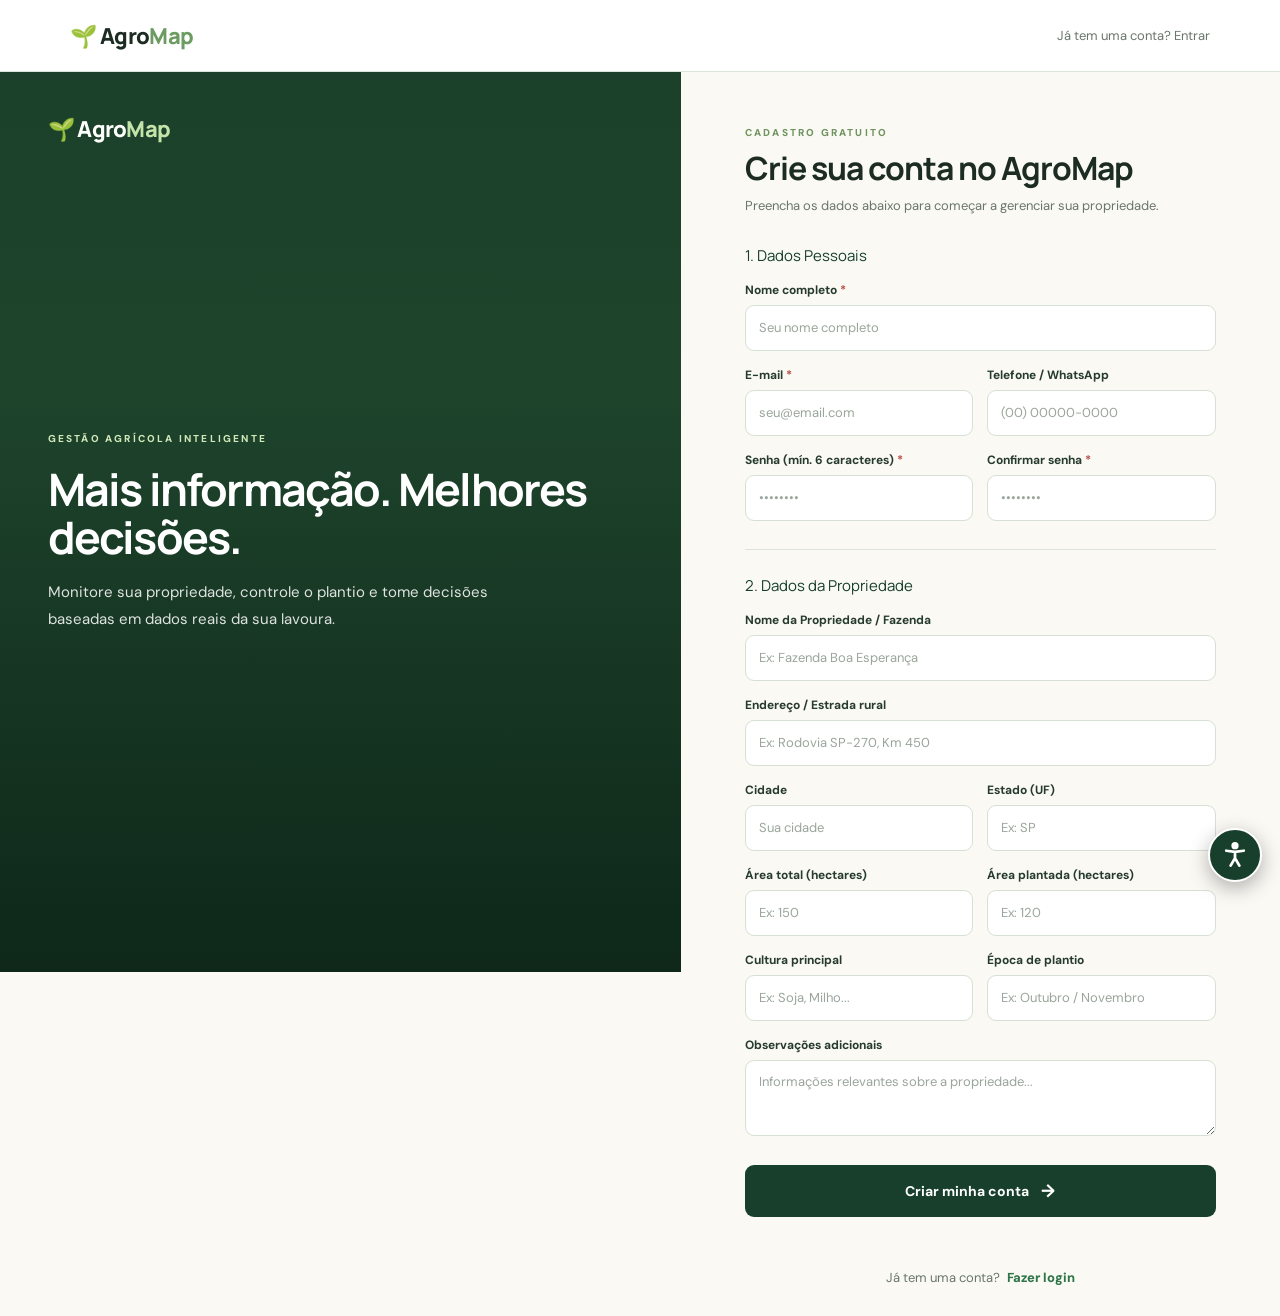
<file: cadastro.html>
<!DOCTYPE html>
<html lang="pt-BR">
<head>
    <meta charset="UTF-8">
    <meta name="viewport" content="width=device-width, initial-scale=1.0">
    <meta name="theme-color" content="#234b32">
    <title>AgroMap | Cadastro do Produtor</title>
    <link rel="preconnect" href="https://fonts.googleapis.com">
    <link href="https://fonts.googleapis.com/css2?family=DM+Sans:wght@400;500;700&family=Manrope:wght@500;700;800&display=swap" rel="stylesheet">
    <link rel="stylesheet" href="cadastro.css">
  <link rel="stylesheet" href="acessibilidade.css">
  <link rel="stylesheet" href="tema-escuro.css">
  <script src="tema.js"></script>
  <script src="acessibilidade.js"></script>
</head>
<body>
 
    <header class="header">
        <div class="logo">🌱 Agro<span>Map</span></div>
        <a href="login.html" class="back">Já tem uma conta? Entrar</a>
    </header>
 
    <div class="cadastro-layout">
        
        <!-- PAINEL VISUAL LATERAL -->
        <div class="cadastro-visual">
            <div class="visual-shade"></div>
            <div class="visual-brand">🌱 Agro<span>Map</span></div>
            <div class="visual-content">
                <span class="eyebrow">GESTÃO AGRÍCOLA INTELIGENTE</span>
                <h1>Mais informação. Melhores decisões.</h1>
                <p>Monitore sua propriedade, controle o plantio e tome decisões baseadas em dados reais da sua lavoura.</p>
            </div>
        </div>
 
        <!-- PAINEL DO FORMULÁRIO -->
        <div class="cadastro-panel">
            <div class="form-wrap">
                
                <div class="form-heading">
                    <span class="eyebrow">CADASTRO GRATUITO</span>
                    <h2>Crie sua conta no AgroMap</h2>
                    <p>Preencha os dados abaixo para começar a gerenciar sua propriedade.</p>
                </div>
 
                <form id="cadastroForm">
                    
                    <div class="section-title">
                        <span>1. Dados Pessoais</span>
                    </div>
 
                    <label for="nome">Nome completo <span>*</span></label>
                    <input type="text" id="nome" required placeholder="Seu nome completo">
 
                    <div class="two-columns">
                        <div>
                            <label for="email">E-mail <span>*</span></label>
                            <input type="email" id="email" required placeholder="seu@email.com">
                        </div>
                        <div>
                            <label for="telefone">Telefone / WhatsApp</label>
                            <input type="text" id="telefone" placeholder="(00) 00000-0000">
                        </div>
                    </div>
 
                    <div class="two-columns">
                        <div>
                            <label for="senha">Senha (mín. 6 caracteres) <span>*</span></label>
                            <input type="password" id="senha" required placeholder="••••••••">
                        </div>
                        <div>
                            <label for="confirmarSenha">Confirmar senha <span>*</span></label>
                            <input type="password" id="confirmarSenha" required placeholder="••••••••">
                        </div>
                    </div>
 
                    <div class="section-divider"></div>
 
                    <div class="section-title">
                        <span>2. Dados da Propriedade</span>
                    </div>
 
                    <label for="nomeFazenda">Nome da Propriedade / Fazenda</label>
                    <input type="text" id="nomeFazenda" placeholder="Ex: Fazenda Boa Esperança">
 
                    <label for="enderecoRural">Endereço / Estrada rural</label>
                    <input type="text" id="enderecoRural" placeholder="Ex: Rodovia SP-270, Km 450">
 
                    <div class="two-columns">
                        <div>
                            <label for="cidade">Cidade</label>
                            <input type="text" id="cidade" placeholder="Sua cidade">
                        </div>
                        <div>
                            <label for="estado">Estado (UF)</label>
                            <input type="text" id="estado" maxlength="2" placeholder="Ex: SP">
                        </div>
                    </div>
 
                    <div class="two-columns">
                        <div>
                            <label for="hectaresTotal">Área total (hectares)</label>
                            <input type="text" id="hectaresTotal" placeholder="Ex: 150">
                        </div>
                        <div>
                            <label for="hectaresPlantados">Área plantada (hectares)</label>
                            <input type="text" id="hectaresPlantados" placeholder="Ex: 120">
                        </div>
                    </div>
 
                    <div class="two-columns">
                        <div>
                            <label for="culturaPrincipal">Cultura principal</label>
                            <input type="text" id="culturaPrincipal" placeholder="Ex: Soja, Milho...">
                        </div>
                        <div>
                            <label for="epocaPlantio">Época de plantio</label>
                            <input type="text" id="epocaPlantio" placeholder="Ex: Outubro / Novembro">
                        </div>
                    </div>
 
                    <label for="observacoes">Observações adicionais</label>
                    <textarea id="observacoes" placeholder="Informações relevantes sobre a propriedade..."></textarea>
 
                    <button type="submit" id="botaoCadastro" class="submit-button">
                        Criar minha conta <span>→</span>
                    </button>
 
                    <p id="mensagem" class="form-message" role="status" aria-live="polite"></p>
 
                </form>
 
                <p class="auth-switch">
                    Já tem uma conta? <a href="login.html">Fazer login</a>
                </p>
 
            </div>
        </div>
 
    </div>
 
    <script src="cadastro.js"></script>
</body>
</html>
</file>
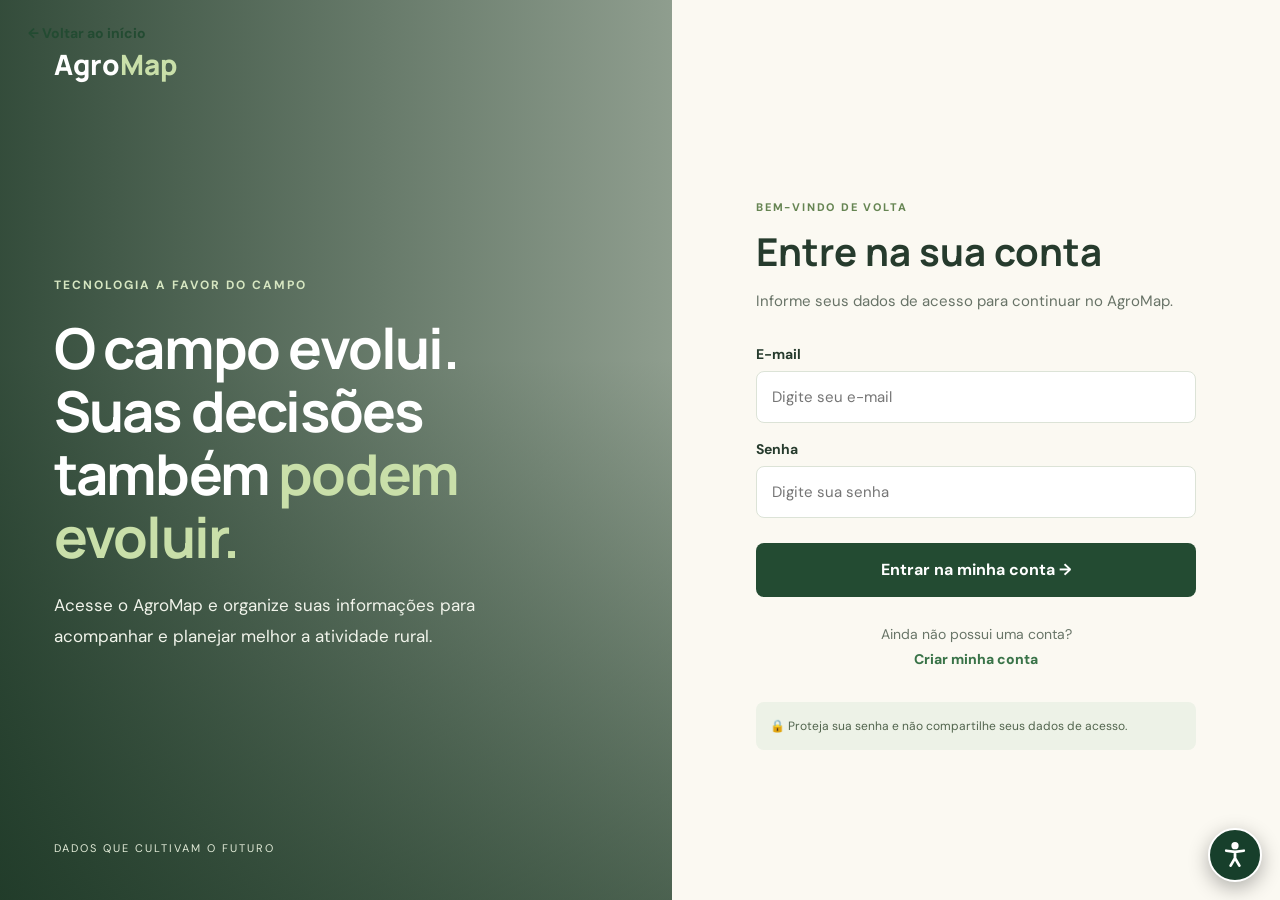
<file: dashboard.html>
<!DOCTYPE html>
<html lang="pt-BR">
<head>
  <meta charset="UTF-8">
  <meta name="viewport" content="width=device-width, initial-scale=1.0">
  <meta name="theme-color" content="#173f2b">
  <title>AgroMap | Painel do Produtor</title>
  <link rel="preconnect" href="https://fonts.googleapis.com">
  <link rel="preconnect" href="https://fonts.gstatic.com" crossorigin>
  <link href="https://fonts.googleapis.com/css2?family=DM+Sans:wght@400;500;700&family=Manrope:wght@600;700;800&display=swap" rel="stylesheet">
  <link rel="stylesheet" href="dashboard.css">
  <link rel="stylesheet" href="acessibilidade.css">
  <link rel="stylesheet" href="tema-escuro.css">
  <script src="tema.js"></script>
  <script src="acessibilidade.js"></script>
</head>
<body>
 
<aside class="sidebar" id="sidebar">
  <img class="logo" src="agromap_logo_transparente.png" alt="AgroMap">
  <nav>
    <button class="menu active" data-section="inicio">Visão geral</button>
    <button class="menu" data-section="localizacao">Localização</button>
    <button class="menu" data-section="clima">Clima</button>
    <button class="menu" data-section="previsoes">Previsão de safra</button>
    <button class="menu" data-section="calendario">Calendário de plantio</button>
    <button class="menu" data-section="perdas">Registro de perdas</button>
    <button class="menu ia" data-section="ia">Assistente IA</button>
  </nav>
  <button id="logout" class="logout" type="button">Sair da conta</button>
</aside>
 
<main class="dashboard" id="app">
  <header class="topbar">
    <button class="burger" id="burger" aria-label="Abrir menu">☰</button>
    <div>
      <h1>Olá, <span id="nomeUsuario">produtor</span></h1>
      <p id="saudacaoData"></p>
    </div>
    <div class="profile">
      <strong id="propriedadeUsuario">Minha propriedade</strong>
      <small id="emailUsuario"></small>
    </div>
  </header>
 
  <div class="view on" id="inicio">
  <section class="cards">
    <article class="card"><span>Área total</span><strong id="areaTotal">—</strong></article>
    <article class="card"><span>Área plantada</span><strong id="areaPlantada">—</strong>
      <div class="bar"><i id="barraPlantada"></i></div><small id="pctPlantada"></small></article>
    <article class="card"><span>Cultura principal</span><strong id="culturaPrincipal">—</strong></article>
    <article class="card"><span>Cidade</span><strong id="localizacaoUsuario">—</strong><small id="estadoUsuario"></small></article>
  </section>
  <section class="tiles">
    <button class="tile" data-go="clima" type="button"><span>Clima agora</span><strong id="tClima">—</strong><small>Ver previsão de 5 dias</small></button>
    <button class="tile" data-go="perdas" type="button"><span>Perdas registradas</span><strong id="tPerdas">0 ha</strong><small>Registrar ocorrência</small></button>
    <button class="tile" data-go="previsoes" type="button"><span>Última estimativa</span><strong id="tSim">—</strong><small>Simular safra</small></button>
    <button class="tile ai" data-go="ia" type="button"><span>Assistente IA</span><strong>Agro IA</strong><small>Analisa sua propriedade</small></button>
  </section>
  </div>
 
  <!-- MAPA -->
  <section class="panel view" id="localizacao">
    <div class="panel-head">
      <div><h2>Localização da propriedade</h2>
        <p>Clique no mapa ou arraste o marcador para indicar onde fica a sua propriedade.</p></div>
      <div class="map-tools">
        <div class="seg" id="tipoMapa">
          <button data-tipo="satellite" class="on">Satélite</button>
          <button data-tipo="roadmap">Mapa</button>
        </div>
        <button class="btn ghost" id="btnGps" type="button">Usar minha posição</button>
        <button class="btn" id="btnSalvarLoc" type="button" disabled>Salvar localização</button>
      </div>
    </div>
    <div class="map-box"><div id="mapa"></div></div>
    <p class="map-info" id="infoMapa">Carregando mapa…</p>
    <p class="property-details" id="detalhesPropriedade"></p>
  </section>
 
  <!-- CLIMA -->
  <section class="panel view" id="clima">
    <div class="panel-head"><div><h2>Clima no local</h2><p id="climaLocal">Baseado na localização da propriedade.</p></div></div>
    <div class="weather" id="climaBox"><p class="empty">Buscando previsão…</p></div>
    <button class="btn ghost" type="button" data-ask="Analise o clima atual e a previsão dos próximos dias e diga o que devo fazer ou evitar na lavoura.">Analisar com a IA</button>
  </section>
 
  <!-- SIMULADOR -->
  <section class="panel view" id="previsoes">
    <div class="panel-head"><div><h2>Simulador de safra</h2>
      <p>Estimativa simples com médias de produtividade. Não substitui orientação técnica.</p></div></div>
    <div class="sim">
      <div class="sim-form">
        <label for="selectCultura">Cultura</label>
        <select id="selectCultura"><option>Soja</option><option>Milho</option><option>Feijão</option><option>Café</option></select>
        <label for="inputArea">Área (ha)</label>
        <input type="number" id="inputArea" min="1" placeholder="Ex.: 50">
        <button class="btn" id="btnSimular" type="button">Calcular estimativa</button>
      </div>
      <div class="sim-result" id="resSim"><p class="empty">Escolha a cultura e a área para ver os três cenários.</p></div>
    </div>
    <button class="btn ghost" type="button" data-ask="Interprete minha última simulação de safra: os cenários são realistas? O que pode melhorar a produtividade?" style="margin-top:16px">Interpretar com a IA</button>
    <div hidden>
    </div>
  </section>
 
  <!-- CALENDÁRIO -->
  <section class="panel view" id="calendario">
    <div class="panel-head"><div><h2>Calendário de plantio</h2>
      <p>Toque numa cultura para ver o período indicado no Centro-Sul (referência geral; consulte o ZARC da sua cidade).</p></div></div>
    <div class="chips" id="chipsCultura"></div>
    <div class="months" id="meses"></div>
    <p class="map-info" id="descCalendario"></p>
    <button class="btn ghost" data-go="previsoes" type="button">Simular esta cultura</button>
  </section>
 
  <!-- PERDAS -->
  <section class="panel view" id="perdas">
    <div class="panel-head"><div><h2>Registro de perdas</h2><p>As perdas descontam a área da simulação de safra e alimentam a IA.</p></div>
      <button class="btn ghost" type="button" data-ask="Veja as perdas que registrei e me oriente sobre causas prováveis e como reduzir esse prejuízo na próxima safra.">Pedir orientação à IA</button></div>
    <form class="loss-form" id="formPerda">
      <div><label for="pCultura">Cultura</label><select id="pCultura"><option>Soja</option><option>Milho</option><option>Feijão</option><option>Café</option></select></div>
      <div><label for="pCausa">Causa</label><select id="pCausa"><option>Seca</option><option>Excesso de chuva</option><option>Geada</option><option>Granizo</option><option>Praga</option><option>Doença</option><option>Outro</option></select></div>
      <div><label for="pHa">Área afetada (ha)</label><input id="pHa" type="number" min="0.1" step="0.1" required></div>
      <div><label for="pData">Data</label><input id="pData" type="date" required></div>
      <button class="btn" type="submit">Registrar perda</button>
    </form>
    <p class="map-info" id="totalPerdas"></p>
    <div id="listaPerdas"></div>
  </section>
 
  <section class="panel view" id="ia">
    <div class="panel-head"><div><h2>Agro IA</h2><p>Assistente que conhece sua propriedade, o clima do local, as perdas e a última simulação.</p></div></div>
    <div class="chat" id="chat" aria-live="polite"></div>
    <div class="chips" id="sugs">
      <button class="chip" type="button" data-ask="Faça um resumo da minha propriedade e aponte os 3 pontos que merecem mais atenção agora.">Resumo da propriedade</button>
      <button class="chip" type="button" data-ask="Qual a melhor época para plantar minha cultura principal na minha região?">Melhor época de plantio</button>
      <button class="chip" type="button" data-ask="Como posso reduzir riscos climáticos na minha lavoura?">Reduzir riscos do clima</button>
    </div>
    <form class="chat-form" id="chatForm"><input id="chatInput" placeholder="Pergunte algo sobre sua lavoura…" autocomplete="off" maxlength="500"><button class="btn" type="submit">Enviar</button></form>
  </section>
 
  <p id="mensagemErro" class="error-msg" role="status" aria-live="polite"></p>
</main>
 
<div class="toast" id="toast" role="status" aria-live="polite"></div>
<script src="dashboard.js"></script>
</body>
</html>
</file>
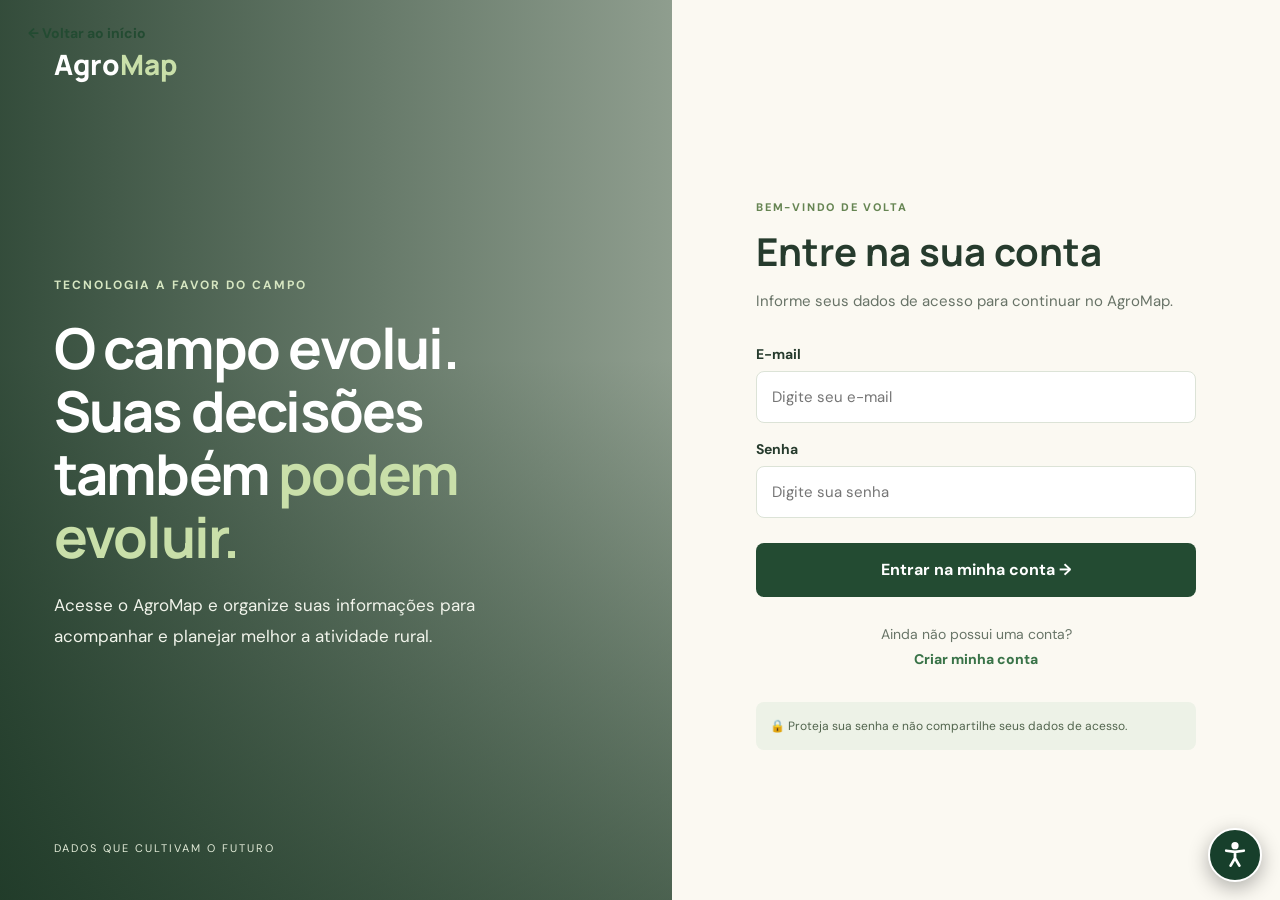
<file: login.html>
<!DOCTYPE html>
<html lang="pt-BR">
<head>
  <meta charset="UTF-8">
  <meta name="viewport" content="width=device-width, initial-scale=1.0">
  <meta name="theme-color" content="#234b32">
  <title>Entrar | AgroMap</title>
  <link rel="preconnect" href="https://fonts.googleapis.com">
  <link rel="preconnect" href="https://fonts.gstatic.com" crossorigin>
  <link href="https://fonts.googleapis.com/css2?family=DM+Sans:wght@400;500;600;700&family=Manrope:wght@500;600;700;800&display=swap" rel="stylesheet">
  <style>
    *{box-sizing:border-box;margin:0;padding:0}
    body{font-family:"DM Sans",sans-serif;background:#fbf9f2;color:#263b2d;min-height:100vh}
    a{text-decoration:none}
    .back{position:absolute;top:24px;left:28px;z-index:5;color:#234b32;font-weight:700;font-size:0.875rem}
    .layout{min-height:100vh;display:grid;grid-template-columns:1.05fr .95fr}
    .visual{position:relative;min-height:100vh;background:url("https://images.unsplash.com/photo-1500382017468-9049fed747ef?auto=format&fit=crop&w=1800&q=85") center/cover no-repeat;display:flex;flex-direction:column;justify-content:space-between;padding:45px 8%;color:white;isolation:isolate}
    .visual:before{content:"";position:absolute;inset:0;z-index:-1;background:linear-gradient(90deg,rgba(19,48,29,.86),rgba(25,58,34,.48)),linear-gradient(0deg,rgba(15,40,24,.55),transparent 60%)}
    .brand{font-family:"Manrope",sans-serif;font-size:1.75rem;font-weight:800;color:white}
    .brand span{color:#c9dfa9}
    .visual-copy{max-width:580px;padding:60px 0}
    .kicker{font-size:0.75rem;letter-spacing:2px;font-weight:700;color:#d6e6c1}
    .visual h1{font-family:"Manrope",sans-serif;font-size:clamp(2.375rem,4.4vw,3.875rem);line-height:1.12;margin:22px 0;letter-spacing:-1.8px}
    .visual h1 span{color:#c9dfa9}
    .visual-copy p{font-size:1.0625rem;line-height:1.8;max-width:480px;color:#f1f4eb}
    .visual-foot{font-size:0.6875rem;letter-spacing:2px;color:#e1ead7}
    .panel{display:flex;align-items:center;justify-content:center;padding:100px 9% 55px}
    .form-wrap{width:100%;max-width:440px}
    .mobile-brand{display:none;color:#234b32;font-family:"Manrope",sans-serif;font-size:1.5rem;font-weight:800;margin-bottom:35px}
    .form-kicker{font-size:0.6875rem;letter-spacing:1.8px;font-weight:800;color:#668553}
    h2{font-family:"Manrope",sans-serif;font-size:clamp(2rem,3vw,2.6875rem);line-height:1.2;margin:13px 0}
    .intro{font-size:0.9375rem;line-height:1.8;color:#687367;margin-bottom:30px}
    label{display:block;font-size:0.875rem;font-weight:700;margin:17px 0 8px}
    input{width:100%;min-height:52px;padding:13px 15px;border:1px solid #dce3d7;border-radius:8px;background:white;font:inherit;font-size:0.9375rem;outline:none}
    input:focus{border-color:#397348;box-shadow:0 0 0 3px rgba(57,115,72,.12)}
    button{width:100%;min-height:54px;margin-top:25px;border:0;border-radius:8px;background:#234b32;color:white;font:inherit;font-weight:700;font-size:1rem;cursor:pointer}
    button:hover{background:#397348}
    #mensagem{margin-top:14px;font-size:0.875rem;line-height:1.6}
    #mensagem.ok{color:#2e7d32}
    #mensagem.erro{color:#c62828}
    .switch{margin-top:25px;text-align:center;color:#697568;font-size:0.875rem;line-height:1.8}
    .switch a{color:#397348;font-weight:800}
    .secure{margin-top:30px;padding:14px;border-radius:8px;background:#edf2e7;color:#52654e;font-size:0.75rem;line-height:1.7}
    @media(max-width:800px){
      .layout{grid-template-columns:1fr}
      .visual{min-height:300px;padding:30px 7%}
      .visual-copy{padding:55px 0 25px}
      .visual h1{font-size:2.375rem}
      .visual-copy p{font-size:0.9375rem}
      .visual-foot{font-size:0.5625rem}
      .panel{padding:45px 7% 55px}
      .back{top:18px;left:18px;color:white}
      .brand{font-size:1.4375rem}
      .form-wrap{max-width:500px}
      .mobile-brand{display:block}
      .intro{margin-bottom:20px}
    }
  </style>
  <link rel="stylesheet" href="acessibilidade.css">
  <link rel="stylesheet" href="tema-escuro.css">
  <script src="tema.js"></script>
  <script src="acessibilidade.js"></script>
</head>
<body>
  <a class="back" href="index.html">← Voltar ao início</a>
  <main class="layout">
    <section class="visual">
      <a class="brand" href="index.html">Agro<span>Map</span></a>
      <div class="visual-copy">
        <span class="kicker">TECNOLOGIA A FAVOR DO CAMPO</span>
        <h1>O campo evolui.<br>Suas decisões também <span>podem evoluir.</span></h1>
        <p>Acesse o AgroMap e organize suas informações para acompanhar e planejar melhor a atividade rural.</p>
      </div>
      <p class="visual-foot">DADOS QUE CULTIVAM O FUTURO</p>
    </section>

    <section class="panel">
      <div class="form-wrap">
        <div class="mobile-brand">AgroMap</div>
        <span class="form-kicker">BEM-VINDO DE VOLTA</span>
        <h2>Entre na sua conta</h2>
        <p class="intro">Informe seus dados de acesso para continuar no AgroMap.</p>

        <form id="loginForm">
          <label for="email">E-mail</label>
          <input type="email" id="email" name="email" autocomplete="email" placeholder="Digite seu e-mail" required>

          <label for="senha">Senha</label>
          <input type="password" id="senha" name="senha" autocomplete="current-password" placeholder="Digite sua senha" required>

          <button type="submit">Entrar na minha conta →</button>
          <div id="mensagem" role="status" aria-live="polite"></div>
        </form>

        <p class="switch">Ainda não possui uma conta?<br><a href="cadastro.html">Criar minha conta</a></p>
        <p class="secure">🔒 Proteja sua senha e não compartilhe seus dados de acesso.</p>
      </div>
    </section>
  </main>
  <script src="login.js"></script>
</body>
</html>
</file>
<file: cadastro.css>
* {
  box-sizing: border-box;
}

:root {
  --green: #2e7548;
  --green-dark: #173f2b;
  --green-deep: #102f21;
  --cream: #faf9f4;
  --text: #1c2c22;
  --muted: #69766d;
  --border: #dce5da;
}

html {
  scroll-behavior: smooth;
}

body {
  margin: 0;
  min-height: 100vh;
  font-family: "DM Sans", Arial, sans-serif;
  background: var(--cream);
  color: var(--text);
}

a {
  color: inherit;
  text-decoration: none;
}

/* CABEÇALHO */

.header {
  height: 72px;
  padding: 0 5.5%;
  display: flex;
  align-items: center;
  justify-content: space-between;
  background: rgba(255, 255, 255, .96);
  border-bottom: 1px solid var(--border);
  position: relative;
  z-index: 2;
}

.logo,
.visual-brand,
.mobile-brand {
  font-family: Manrope, sans-serif;
  font-weight: 800;
  font-size: 1.375rem;
  letter-spacing: -.7px;
}

.logo span,
.visual-brand span,
.mobile-brand span {
  color: #6c9c61;
}

.back,
.back-home {
  font-size: 0.8125rem;
  color: var(--muted);
  transition: color .2s;
}

.back:hover,
.back-home:hover {
  color: var(--green);
}

/* ESTRUTURA PRINCIPAL */

.cadastro-layout {
  min-height: calc(100vh - 72px);
  display: grid;
  grid-template-columns: minmax(0, 1fr) minmax(480px, .88fr);
}

/* PAINEL COM FOTO */

.cadastro-visual {
  min-height: 850px;
  position: sticky;
  top: 0;
  height: 100vh;
  max-height: 1100px;
  padding: 42px 7%;
  display: flex;
  flex-direction: column;
  justify-content: space-between;
  overflow: hidden;
  color: white;
  background:
    #244d32
    url("https://images.unsplash.com/photo-1500382017468-9049fed747ef?auto=format&fit=crop&w=1800&q=85")
    center / cover no-repeat;
}

.visual-shade {
  position: absolute;
  inset: 0;
  background: linear-gradient(
    180deg,
    rgba(13, 42, 27, .35) 0%,
    rgba(13, 42, 27, .25) 35%,
    rgba(9, 31, 20, .82) 100%
  );
}

.visual-brand,
.visual-content,
.visual-caption {
  position: relative;
  z-index: 1;
}

.visual-brand {
  align-self: flex-start;
  color: #fff;
}

.visual-brand span {
  color: #c3e3a9;
}

.eyebrow {
  display: inline-block;
  font-size: 0.625rem;
  line-height: 1.5;
  font-weight: 800;
  letter-spacing: 2.2px;
  color: #70945e;
}

.cadastro-visual .eyebrow {
  color: #d0e7b8;
}

.visual-content {
  max-width: 600px;
  margin: auto 0;
  padding: 60px 0;
}

.visual-content h1 {
  max-width: 590px;
  margin: 18px 0;
  font-family: Manrope, sans-serif;
  font-size: clamp(2.25rem, 3.5vw, 3.5rem);
  line-height: 1.08;
  letter-spacing: -1.8px;
}

.visual-content p {
  max-width: 470px;
  color: rgba(255, 255, 255, .86);
  font-size: 0.9375rem;
  line-height: 1.8;
}

.visual-caption {
  display: flex;
  gap: 13px;
  align-items: center;
  padding-top: 22px;
  border-top: 1px solid rgba(255, 255, 255, .3);
}

.caption-icon {
  width: 38px;
  height: 38px;
  display: grid;
  place-items: center;
  border-radius: 50%;
  background: rgba(255, 255, 255, .16);
  color: #d1e8b9;
  font-size: 1.25rem;
}

.visual-caption strong,
.visual-caption small {
  display: block;
}

.visual-caption strong {
  font-size: 0.8125rem;
}

.visual-caption small {
  margin-top: 4px;
  color: rgba(255, 255, 255, .72);
  font-size: 0.6875rem;
}

/* FORMULÁRIO */

.cadastro-panel {
  padding: 48px clamp(28px, 5vw, 76px) 30px;
  display: flex;
  justify-content: center;
  background: var(--cream);
}

.form-wrap {
  width: 100%;
  max-width: 560px;
}

.mobile-brand {
  display: none;
  margin-bottom: 32px;
  color: var(--green-dark);
}

.form-heading {
  margin-bottom: 28px;
}

.form-heading h2 {
  margin: 9px 0 8px;
  font-family: Manrope, sans-serif;
  font-size: clamp(1.75rem, 2.5vw, 2.25rem);
  line-height: 1.16;
  letter-spacing: -1px;
}

.form-heading p,
.section-help {
  margin: 0;
  color: var(--muted);
  font-size: 0.8125rem;
  line-height: 1.65;
}

.section-title {
  display: flex;
  align-items: center;
  justify-content: space-between;
  gap: 12px;
  margin: 25px 0 6px;
  font-family: Manrope, sans-serif;
  font-size: 0.9375rem;
  color: var(--green-dark);
}

.section-title:first-child {
  margin-top: 0;
}

.section-title small {
  padding: 4px 8px;
  border-radius: 20px;
  background: #e9f1e5;
  color: #55734f;
  font: 700 10px "DM Sans", sans-serif;
}

label {
  display: block;
  margin: 16px 0 7px;
  font-size: 0.75rem;
  font-weight: 700;
  color: #263b2d;
}

label span {
  color: #b94b42;
}

input,
select,
textarea {
  width: 100%;
  min-height: 46px;
  padding: 12px 13px;
  border: 1px solid #d6e0d4;
  border-radius: 9px;
  background: #fff;
  color: var(--text);
  font: 13px "DM Sans", sans-serif;
  outline: none;
  transition: border-color .2s, box-shadow .2s;
}

textarea {
  min-height: 76px;
  resize: vertical;
}

input::placeholder,
textarea::placeholder {
  color: #9aa59b;
}

input:focus,
select:focus,
textarea:focus {
  border-color: #579267;
  box-shadow: 0 0 0 3px rgba(46, 117, 72, .1);
}

.two-columns {
  display: grid;
  grid-template-columns: 1fr 1fr;
  gap: 14px;
}

.section-divider {
  height: 1px;
  margin: 28px 0 22px;
  background: var(--border);
}

.section-help {
  margin: 0 0 6px;
  font-size: 0.75rem;
}

/* BOTÃO DE CADASTRO */

.submit-button {
  width: 100%;
  min-height: 50px;
  margin-top: 24px;
  padding: 14px 18px;
  display: flex;
  align-items: center;
  justify-content: center;
  gap: 12px;
  border: 0;
  border-radius: 9px;
  background: var(--green-dark);
  color: white;
  font: 700 14px "DM Sans", sans-serif;
  cursor: pointer;
  transition: background .2s, transform .2s;
}

.submit-button:hover {
  background: #245a39;
  transform: translateY(-1px);
}

.submit-button:disabled {
  opacity: .65;
  cursor: wait;
  transform: none;
}

.submit-button span {
  font-size: 1.125rem;
}

.form-message {
  min-height: 18px;
  margin: 12px 0 0;
  font-size: 0.75rem;
  line-height: 1.5;
}

.form-message.error {
  color: #b42318;
}

.form-message.success {
  color: #267342;
}

/* LINKS INFERIORES */

.auth-switch {
  margin: 22px 0 0;
  text-align: center;
  color: var(--muted);
  font-size: 0.8125rem;
}

.auth-switch a {
  margin-left: 4px;
  color: var(--green);
  font-weight: 800;
}

.back-home {
  display: block;
  margin-top: 18px;
  text-align: center;
  font-size: 0.75rem;
}

.auth-footer {
  margin-top: 30px;
  padding-top: 18px;
  border-top: 1px solid var(--border);
  color: #929d93;
  text-align: center;
  font-size: 0.6875rem;
}

/* RESPONSIVIDADE */

@media (max-width: 980px) {
  .cadastro-layout {
    grid-template-columns: minmax(0, .85fr) minmax(430px, 1fr);
  }

  .cadastro-panel {
    padding: 38px 28px 28px;
  }

  .visual-content h1 {
    font-size: 2.375rem;
  }
}

@media (max-width: 760px) {
  .header {
    height: 64px;
    padding: 0 22px;
  }

  .back {
    display: none;
  }

  .cadastro-layout {
    display: block;
  }

  .cadastro-visual {
    position: relative;
    height: 280px;
    min-height: 280px;
    padding: 24px;
  }

  .visual-content {
    padding: 20px 0;
    margin: auto 0 0;
  }

  .visual-content h1 {
    max-width: 550px;
    margin: 8px 0;
    font-size: clamp(1.6875rem, 7vw, 2.375rem);
    letter-spacing: -.8px;
  }

  .visual-content p {
    display: none;
  }

  .visual-caption {
    display: none;
  }

  .visual-brand {
    display: none;
  }

  .cadastro-panel {
    padding: 30px 22px 26px;
  }

  .mobile-brand {
    display: inline-block;
  }

  .form-heading {
    margin-bottom: 24px;
  }
}

@media (max-width: 480px) {
  .two-columns {
    grid-template-columns: 1fr;
    gap: 0;
  }

  .cadastro-visual {
    height: 245px;
    min-height: 245px;
  }

  .cadastro-panel {
    padding-inline: 18px;
  }
}
</file>
<file: acessibilidade.css>
/* ==========================================
   AGROMAP — ACESSIBILIDADE
   Painel de configurações + modos aplicados ao site todo
========================================== */

/* ---------- BOTÃO FLUTUANTE ---------- */

.a11y-fab {
  position: fixed;
  right: 18px;
  bottom: 18px;
  z-index: 99990;
  width: 54px;
  height: 54px;
  display: grid;
  place-items: center;
  padding: 0;
  border: 2px solid #fff;
  border-radius: 50%;
  background: #173f2b;
  color: #fff;
  box-shadow: 0 6px 20px rgba(0, 0, 0, .3);
  cursor: pointer;
  transition: transform .2s, background .2s;
}

.a11y-fab:hover { background: #2e7548; transform: scale(1.06); }
.a11y-fab svg { width: 30px; height: 30px; }

.a11y-fab:focus-visible,
.a11y-panel button:focus-visible,
.a11y-panel input:focus-visible {
  outline: 3px solid #e0a93b;
  outline-offset: 3px;
}

/* ---------- PAINEL ---------- */

.a11y-overlay {
  position: fixed;
  inset: 0;
  z-index: 99991;
  background: rgba(10, 25, 16, .45);
  opacity: 0;
  pointer-events: none;
  transition: opacity .2s;
}

.a11y-overlay.is-open { opacity: 1; pointer-events: auto; }

.a11y-panel {
  position: fixed;
  top: 0;
  right: 0;
  bottom: 0;
  z-index: 99992;
  width: min(420px, 100%);
  display: flex;
  flex-direction: column;
  background: #fbf9f2;
  color: #1c2c22;
  font-family: "DM Sans", Arial, sans-serif;
  font-size: 1rem;
  line-height: 1.5;
  box-shadow: -12px 0 40px rgba(0, 0, 0, .25);
  transform: translateX(105%);
  visibility: hidden;
  transition: transform .28s ease, visibility .28s;
}

.a11y-panel.is-open { transform: none; visibility: visible; }

.a11y-head {
  display: flex;
  align-items: center;
  justify-content: space-between;
  gap: 12px;
  padding: 18px 20px;
  background: #173f2b;
  color: #fff;
}

.a11y-head h2 {
  margin: 0;
  font-family: "Manrope", "DM Sans", Arial, sans-serif;
  font-size: 1.2rem;
  line-height: 1.25;
}

.a11y-close {
  flex-shrink: 0;
  width: 40px;
  height: 40px;
  padding: 0;
  border: 1px solid rgba(255, 255, 255, .5);
  border-radius: 10px;
  background: transparent;
  color: #fff;
  font-size: 1.5rem;
  line-height: 1;
  cursor: pointer;
}

.a11y-close:hover { background: rgba(255, 255, 255, .15); }

.a11y-body {
  flex: 1;
  overflow-y: auto;
  padding: 6px 20px 20px;
}

.a11y-group {
  padding: 16px 0;
  border-bottom: 1px solid #dfe6dc;
}

.a11y-group:last-child { border-bottom: 0; }

.a11y-group h3 {
  margin: 0 0 4px;
  font-family: "Manrope", "DM Sans", Arial, sans-serif;
  font-size: 1rem;
  color: #173f2b;
}

.a11y-group p {
  margin: 0 0 10px;
  font-size: .875rem;
  color: #55635a;
}

/* tamanho do texto */
.a11y-size {
  display: grid;
  grid-template-columns: 1fr auto 1fr;
  align-items: center;
  gap: 10px;
}

.a11y-size output {
  min-width: 64px;
  text-align: center;
  font-weight: 700;
  font-size: 1rem;
}

/* botões em geral */
.a11y-btn {
  min-height: 46px;
  padding: 8px 14px;
  border: 2px solid #c9d6c5;
  border-radius: 10px;
  background: #fff;
  color: #173f2b;
  font: inherit;
  font-weight: 700;
  cursor: pointer;
  transition: background .15s, border-color .15s;
}

.a11y-btn:hover { border-color: #397348; background: #f1f6ee; }
.a11y-btn[disabled] { opacity: .45; cursor: not-allowed; }

.a11y-btn.a-minus { font-size: .95rem; }
.a11y-btn.a-plus { font-size: 1.25rem; }

/* alternância (liga/desliga) */
.a11y-switch {
  width: 100%;
  display: flex;
  align-items: center;
  justify-content: space-between;
  gap: 14px;
  min-height: 52px;
  padding: 8px 14px;
  border: 2px solid #c9d6c5;
  border-radius: 10px;
  background: #fff;
  color: #1c2c22;
  font: inherit;
  font-weight: 700;
  text-align: left;
  cursor: pointer;
}

.a11y-switch:hover { border-color: #397348; }

.a11y-switch .knob {
  position: relative;
  flex-shrink: 0;
  width: 46px;
  height: 26px;
  border-radius: 20px;
  background: #aab7a8;
  transition: background .2s;
}

.a11y-switch .knob::after {
  content: "";
  position: absolute;
  top: 3px;
  left: 3px;
  width: 20px;
  height: 20px;
  border-radius: 50%;
  background: #fff;
  transition: transform .2s;
}

.a11y-switch[aria-pressed="true"] { border-color: #2e7548; background: #eaf3e6; }
.a11y-switch[aria-pressed="true"] .knob { background: #2e7548; }
.a11y-switch[aria-pressed="true"] .knob::after { transform: translateX(20px); }

.a11y-switch .state { font-size: .8rem; font-weight: 700; color: #2e7548; }

/* opções exclusivas (fonte / espaçamento) */
.a11y-options {
  display: grid;
  gap: 8px;
}

.a11y-option {
  display: flex;
  align-items: center;
  gap: 10px;
  min-height: 48px;
  padding: 8px 14px;
  border: 2px solid #c9d6c5;
  border-radius: 10px;
  background: #fff;
  font: inherit;
  font-weight: 600;
  text-align: left;
  color: #1c2c22;
  cursor: pointer;
}

.a11y-option:hover { border-color: #397348; }

.a11y-option .dot {
  flex-shrink: 0;
  width: 18px;
  height: 18px;
  border: 2px solid #7d8f79;
  border-radius: 50%;
}

.a11y-option[aria-checked="true"] { border-color: #2e7548; background: #eaf3e6; }
.a11y-option[aria-checked="true"] .dot { border-color: #2e7548; background: radial-gradient(#2e7548 45%, transparent 50%); }

.a11y-option small { display: block; font-weight: 400; color: #55635a; }

.a11y-reset {
  width: 100%;
  margin-top: 4px;
  background: #173f2b;
  border-color: #173f2b;
  color: #fff;
}

.a11y-reset:hover { background: #2e7548; border-color: #2e7548; }

@media (max-width: 480px) {
  .a11y-fab { right: 12px; bottom: 12px; width: 50px; height: 50px; }
}

/* ==========================================
   MODOS APLICADOS AO SITE
========================================== */

/* ---------- ALTO CONTRASTE ---------- */

html.a11y-contrast body *:where(:not(#mapa, #mapa *)) {
  background-color: #000 !important;
  background-image: none !important;
  color: #fff !important;
  border-color: #fff !important;
  text-shadow: none !important;
  box-shadow: none !important;
  backdrop-filter: none !important;
  -webkit-backdrop-filter: none !important;
}

html.a11y-contrast .visual::before { display: none !important; }

html.a11y-contrast body { background: #000 !important; color: #fff !important; }

html.a11y-contrast a,
html.a11y-contrast a * {
  color: #ffeb3b !important;
}

html.a11y-contrast a { text-decoration: underline !important; }

html.a11y-contrast button,
html.a11y-contrast input,
html.a11y-contrast select,
html.a11y-contrast textarea,
html.a11y-contrast summary {
  border: 2px solid #fff !important;
}

html.a11y-contrast button,
html.a11y-contrast .button-primary,
html.a11y-contrast .button-secondary,
html.a11y-contrast .button-light,
html.a11y-contrast .header-button {
  border: 2px solid #ffeb3b !important;
}

html.a11y-contrast ::placeholder { color: #ddd !important; opacity: 1; }

/* itens "selecionados" precisam continuar visíveis */
html.a11y-contrast .menu.active,
html.a11y-contrast .chip.on,
html.a11y-contrast .seg .on,
html.a11y-contrast .a11y-switch[aria-pressed="true"],
html.a11y-contrast .a11y-option[aria-checked="true"] {
  background-color: #ffeb3b !important;
  color: #000 !important;
  border-color: #ffeb3b !important;
}

html.a11y-contrast .menu.active *,
html.a11y-contrast .a11y-switch[aria-pressed="true"] *,
html.a11y-contrast .a11y-option[aria-checked="true"] * { color: #000 !important; }

/* barras e preenchimentos */
html.a11y-contrast .bar,
html.a11y-contrast .sc .track { border: 1px solid #fff !important; }

html.a11y-contrast .bar i,
html.a11y-contrast .sc .fill,
html.a11y-contrast .a11y-switch[aria-pressed="true"] .knob {
  background-color: #ffeb3b !important;
}

html.a11y-contrast .a11y-switch .knob::after { background-color: #fff !important; }
html.a11y-contrast .a11y-switch[aria-pressed="true"] .knob::after { background-color: #000 !important; }
html.a11y-contrast .a11y-option .dot { border-color: currentColor !important; }
html.a11y-contrast .a11y-overlay { background-color: rgba(0, 0, 0, .8) !important; }

html.a11y-contrast :focus-visible {
  outline: 4px solid #ffeb3b !important;
  outline-offset: 3px !important;
}

html.a11y-contrast img { filter: contrast(1.1); }

/* ---------- FONTES ---------- */

html.a11y-font-atkinson body,
html.a11y-font-atkinson body *:where(:not(#mapa, #mapa *)) {
  font-family: "Atkinson Hyperlegible", Verdana, Arial, sans-serif !important;
}

html.a11y-font-dyslexic body,
html.a11y-font-dyslexic body *:where(:not(#mapa, #mapa *)) {
  font-family: "OpenDyslexic", "Comic Sans MS", Verdana, sans-serif !important;
}

/* ---------- ESPAÇAMENTO ---------- */

html.a11y-space-1 body *:where(:not(#mapa, #mapa *)) {
  letter-spacing: .05em !important;
  word-spacing: .12em !important;
  line-height: 1.7 !important;
}

html.a11y-space-2 body *:where(:not(#mapa, #mapa *)) {
  letter-spacing: .12em !important;
  word-spacing: .25em !important;
  line-height: 2 !important;
}

html.a11y-space-1 body :is(h1, h2, h3, h4) { line-height: 1.35 !important; }
html.a11y-space-2 body :is(h1, h2, h3, h4) { line-height: 1.45 !important; }

html.a11y-space-1 p, html.a11y-space-2 p { margin-bottom: 1.2em; }

/* ---------- MENOS ANIMAÇÕES ---------- */

html.a11y-no-motion,
html.a11y-no-motion body { scroll-behavior: auto !important; }

html.a11y-no-motion *,
html.a11y-no-motion *::before,
html.a11y-no-motion *::after {
  animation: none !important;
  transition: none !important;
  scroll-behavior: auto !important;
}

/* efeitos de "subir" e "zoom" ao passar o mouse */
html.a11y-no-motion .feature-card:hover,
html.a11y-no-motion .tile:hover,
html.a11y-no-motion .header-button:hover,
html.a11y-no-motion .button-light:hover,
html.a11y-no-motion .button-primary:hover,
html.a11y-no-motion .button-secondary:hover,
html.a11y-no-motion .hero .button-primary:hover,
html.a11y-no-motion .about-image:hover img,
html.a11y-no-motion .a11y-fab:hover,
html.a11y-no-motion button:hover { transform: none !important; }

html.a11y-no-motion .hero-photo { transform: none !important; }

/* ---------- DESTACAR LINKS + CURSOR GRANDE ---------- */

html.a11y-links a {
  text-decoration: underline !important;
  text-decoration-thickness: .12em !important;
  text-underline-offset: .22em !important;
}

html.a11y-links a:hover,
html.a11y-links a:focus-visible {
  text-decoration-thickness: .2em !important;
}

html.a11y-links body {
  cursor: url("data:image/svg+xml,%3Csvg xmlns='http://www.w3.org/2000/svg' width='48' height='48' viewBox='0 0 48 48'%3E%3Cpath d='M6 3v36l9-8 6 14 7-3-6-13h13z' fill='%23000' stroke='%23fff' stroke-width='3' stroke-linejoin='round'/%3E%3C/svg%3E") 6 3, auto;
}

html.a11y-links a,
html.a11y-links button,
html.a11y-links summary,
html.a11y-links label,
html.a11y-links select,
html.a11y-links [role="button"],
html.a11y-links input[type="submit"] {
  cursor: url("data:image/svg+xml,%3Csvg xmlns='http://www.w3.org/2000/svg' width='48' height='48' viewBox='0 0 48 48'%3E%3Cpath d='M6 3v36l9-8 6 14 7-3-6-13h13z' fill='%23ffd400' stroke='%23000' stroke-width='3' stroke-linejoin='round'/%3E%3C/svg%3E") 6 3, pointer !important;
}
</file>
<file: tema-escuro.css>
/* ==========================================
   AGROMAP — TEMA ESCURO (verde escuro + amarelo)
   Ativado pela classe "tema-escuro" no <html> (ver tema.js).
   Vale para todas as páginas: index, login, cadastro e dashboard.
========================================== */

html.tema-escuro {
  color-scheme: dark;

  /* paleta do tema */
  --t-bg: #0b1c12;          /* fundo da página */
  --t-bg-2: #0f2418;        /* seções alternadas */
  --t-surface: #143222;     /* cartões / painéis */
  --t-surface-2: #1a3d2a;   /* campos / itens em destaque */
  --t-border: #2b5039;
  --t-text: #eaf3e4;
  --t-muted: #a8bfab;
  --t-yellow: #f5c542;
  --t-yellow-hover: #ffd96a;
  --t-on-yellow: #1c2a10;   /* texto sobre amarelo */
  --t-green: #7cc48c;
  --t-danger: #ff8a80;

  /* variáveis já usadas pelas páginas */
  --cream: var(--t-bg);
  --white: var(--t-surface);
  --text: var(--t-text);
  --muted: var(--t-muted);
  --border: var(--t-border);
  --bg: var(--t-bg);
  --shadow: 0 12px 32px rgba(0, 0, 0, .45);
  --green-light: var(--t-yellow);
  --gold: var(--t-yellow);
}

html.tema-escuro body {
  background: var(--t-bg);
  color: var(--t-text);
}

html.tema-escuro ::selection { background: var(--t-yellow); color: var(--t-on-yellow); }

html.tema-escuro :focus-visible { outline-color: var(--t-yellow); }

html.tema-escuro ::placeholder { color: #7f9886; }

/* ==========================================
   INDEX (style.css)
========================================== */

html.tema-escuro .site-header { background: rgba(8, 22, 14, .72); }

html.tema-escuro .main-nav > a:hover,
html.tema-escuro .login-link:hover { color: var(--t-yellow); }

html.tema-escuro .brand-name span,
html.tema-escuro .site-footer .brand-name span { color: var(--t-yellow); }

html.tema-escuro .brand-symbol { color: var(--t-yellow); }

/* botões */
html.tema-escuro .header-button,
html.tema-escuro .button-light,
html.tema-escuro .hero .button-primary,
html.tema-escuro .button-primary {
  background: var(--t-yellow);
  color: var(--t-on-yellow);
}

html.tema-escuro .header-button:hover,
html.tema-escuro .button-light:hover,
html.tema-escuro .hero .button-primary:hover,
html.tema-escuro .button-primary:hover {
  background: var(--t-yellow-hover);
  color: var(--t-on-yellow);
}

html.tema-escuro .button-secondary { border-color: var(--t-yellow); color: var(--t-yellow); background: transparent; }
html.tema-escuro .button-secondary:hover { background: rgba(245, 197, 66, .14); }

/* hero / destaques em amarelo */
html.tema-escuro .hero { background: #0b1c12; }
html.tema-escuro .hero-overlay {
  background:
    linear-gradient(90deg, rgba(6, 20, 12, .9), rgba(6, 20, 12, .55)),
    linear-gradient(0deg, rgba(6, 20, 12, .6), transparent 70%);
}
html.tema-escuro .hero h1 span,
html.tema-escuro .hero .section-kicker,
html.tema-escuro .final-cta .section-kicker,
html.tema-escuro .final-cta h2 span { color: var(--t-yellow); }

html.tema-escuro .benefit-icon {
  color: var(--t-yellow);
  border-color: rgba(245, 197, 66, .4);
  background: rgba(245, 197, 66, .12);
}

/* faixa e seções */
html.tema-escuro .intro-strip { background: var(--t-bg-2); border-color: var(--t-border); }
html.tema-escuro .intro-strip p { color: var(--t-muted); }
html.tema-escuro .intro-strip strong { color: var(--t-yellow); }

html.tema-escuro .features { background: var(--t-bg); color: var(--t-text); }
html.tema-escuro .about-section { background: var(--t-bg-2); }

html.tema-escuro .section-kicker,
html.tema-escuro .feature-label,
html.tema-escuro .about-content .section-kicker { color: var(--t-yellow); }

html.tema-escuro .section-heading h2,
html.tema-escuro .about-content h2 { color: var(--t-text); }

html.tema-escuro .section-heading h2 span,
html.tema-escuro .about-content h2 span { color: var(--t-yellow); }

html.tema-escuro .section-intro,
html.tema-escuro .features-note,
html.tema-escuro .about-content > p,
html.tema-escuro .feature-body > p,
html.tema-escuro .feature-body details p { color: var(--t-muted); }

html.tema-escuro .feature-card {
  background: var(--t-surface);
  border-color: var(--t-border);
  color: var(--t-text);
  box-shadow: 0 8px 24px rgba(0, 0, 0, .35);
}

html.tema-escuro .feature-card:hover { border-color: var(--t-yellow); box-shadow: 0 15px 30px rgba(0, 0, 0, .5); }
html.tema-escuro .feature-card > img { background: var(--t-surface-2); }
html.tema-escuro .feature-body { background: var(--t-surface); }
html.tema-escuro .feature-body h3 { color: var(--t-text); }
html.tema-escuro .feature-points { color: var(--t-muted); }
html.tema-escuro .feature-points li::marker { color: var(--t-yellow); }
html.tema-escuro .feature-body details { border-top-color: var(--t-border); }
html.tema-escuro .feature-body summary { color: var(--t-yellow); }

html.tema-escuro .about-image { background: var(--t-surface-2); }
html.tema-escuro .about-points li { color: var(--t-text); }
html.tema-escuro .about-points li::first-letter { color: var(--t-yellow); }

html.tema-escuro .final-cta {
  background:
    linear-gradient(rgba(6, 20, 12, .82), rgba(6, 20, 12, .88)),
    #0f2a1a;
  background-size: cover;
}

html.tema-escuro .site-footer { background: #07140c; }
html.tema-escuro .footer-links a:hover { color: var(--t-yellow); }

/* menu mobile */
@media (max-width: 780px) {
  html.tema-escuro .main-nav { background: var(--t-surface); box-shadow: 0 12px 20px rgba(0, 0, 0, .5); }
  html.tema-escuro .main-nav > a { color: var(--t-text); border-bottom-color: var(--t-border); }
  html.tema-escuro .mobile-login { border-color: var(--t-yellow); color: var(--t-yellow); }
  html.tema-escuro .mobile-register { background: var(--t-yellow); color: var(--t-on-yellow); }
}

/* ==========================================
   LOGIN (estilos dentro do login.html)
========================================== */

html.tema-escuro body { background: var(--t-bg); }

html.tema-escuro .back { color: var(--t-yellow); }
html.tema-escuro .brand span,
html.tema-escuro .visual h1 span { color: var(--t-yellow); }
html.tema-escuro .kicker { color: var(--t-yellow); }

html.tema-escuro .form-kicker { color: var(--t-yellow); }
html.tema-escuro .form-wrap h2 { color: var(--t-text); }
html.tema-escuro .intro { color: var(--t-muted); }
html.tema-escuro .mobile-brand { color: var(--t-text); }
html.tema-escuro .mobile-brand span { color: var(--t-yellow); }

html.tema-escuro label { color: var(--t-text); }

html.tema-escuro input,
html.tema-escuro select,
html.tema-escuro textarea {
  background: var(--t-surface-2);
  color: var(--t-text);
  border-color: var(--t-border);
}

html.tema-escuro input:focus,
html.tema-escuro select:focus,
html.tema-escuro textarea:focus {
  border-color: var(--t-yellow);
  box-shadow: 0 0 0 3px rgba(245, 197, 66, .25);
}

/* autopreenchimento do navegador */
html.tema-escuro input:-webkit-autofill {
  -webkit-text-fill-color: var(--t-text);
  box-shadow: 0 0 0 1000px var(--t-surface-2) inset;
}

html.tema-escuro .layout button[type="submit"],
html.tema-escuro .auth-layout button[type="submit"] {
  background: var(--t-yellow);
  color: var(--t-on-yellow);
}

html.tema-escuro .layout button[type="submit"]:hover:not(:disabled) { background: var(--t-yellow-hover); }

html.tema-escuro .switch { color: var(--t-muted); }
html.tema-escuro .switch a { color: var(--t-yellow); }
html.tema-escuro .secure { background: var(--t-surface); color: var(--t-muted); border: 1px solid var(--t-border); }

html.tema-escuro #mensagem.ok { color: var(--t-green); }
html.tema-escuro #mensagem.erro { color: var(--t-danger); }

@media (max-width: 800px) {
  html.tema-escuro .back { color: var(--t-yellow); }
}

/* ==========================================
   CADASTRO (cadastro.css)
========================================== */

html.tema-escuro {
  --green: var(--t-yellow);
  --green-deep: #07140c;
}

html.tema-escuro .header {
  background: rgba(9, 24, 15, .96);
  border-bottom-color: var(--t-border);
}

html.tema-escuro .logo { color: var(--t-text); }
html.tema-escuro .logo span,
html.tema-escuro .mobile-brand span { color: var(--t-yellow); }

html.tema-escuro .back,
html.tema-escuro .back-home { color: var(--t-muted); }
html.tema-escuro .back:hover,
html.tema-escuro .back-home:hover { color: var(--t-yellow); }

html.tema-escuro .cadastro-panel { background: var(--t-bg); }
html.tema-escuro .visual-brand span { color: var(--t-yellow); }
html.tema-escuro .cadastro-visual .eyebrow { color: var(--t-yellow); }
html.tema-escuro .eyebrow { color: var(--t-yellow); }
html.tema-escuro .caption-icon { color: var(--t-yellow); background: rgba(245, 197, 66, .14); }

html.tema-escuro .form-heading h2 { color: var(--t-text); }
html.tema-escuro .section-title { color: var(--t-text); }
html.tema-escuro .section-title small { background: rgba(245, 197, 66, .15); color: var(--t-yellow); }
html.tema-escuro label span { color: var(--t-danger); }

html.tema-escuro .submit-button { background: var(--t-yellow); color: var(--t-on-yellow); }
html.tema-escuro .submit-button:hover:not(:disabled) { background: var(--t-yellow-hover); }

html.tema-escuro .form-message.error { color: var(--t-danger); }
html.tema-escuro .form-message.success { color: var(--t-green); }

html.tema-escuro .auth-switch a { color: var(--t-yellow); }
html.tema-escuro .auth-footer { color: var(--t-muted); border-top-color: var(--t-border); }
html.tema-escuro .mobile-brand { color: var(--t-text); }

/* ==========================================
   DASHBOARD (dashboard.css)
========================================== */

html.tema-escuro .sidebar { background: #07140c; border-right: 1px solid var(--t-border); }
html.tema-escuro .logo[src] { background: #fff; }       /* logo PNG continua legível */

html.tema-escuro .menu { color: #c4d8c8; }
html.tema-escuro .menu:hover { background: rgba(245, 197, 66, .1); }
html.tema-escuro .menu.active {
  background: rgba(245, 197, 66, .16);
  color: var(--t-yellow);
  border-left-color: var(--t-yellow);
}
html.tema-escuro .menu.ia { border-color: rgba(245, 197, 66, .55); color: var(--t-yellow); }
html.tema-escuro .logout { border-color: rgba(245, 197, 66, .45); color: var(--t-yellow); }
html.tema-escuro .logout:hover { background: rgba(245, 197, 66, .12); }

html.tema-escuro .topbar h1,
html.tema-escuro .profile strong,
html.tema-escuro .card strong,
html.tema-escuro .panel h2,
html.tema-escuro .w-now strong,
html.tema-escuro .tile strong,
html.tema-escuro .sim-form label,
html.tema-escuro .loss-form label { color: var(--t-text); }

html.tema-escuro .topbar h1 span { color: var(--t-yellow); }

html.tema-escuro .burger { background: var(--t-yellow); color: var(--t-on-yellow); }

html.tema-escuro .card,
html.tema-escuro .panel,
html.tema-escuro .tile { background: var(--t-surface); border-color: var(--t-border); }

html.tema-escuro .tile:hover { border-color: var(--t-yellow); }
html.tema-escuro .tile small { color: var(--t-yellow); }
html.tema-escuro .tile.ai { background: #1d4a31; border-color: var(--t-yellow); }
html.tema-escuro .tile.ai span,
html.tema-escuro .tile.ai strong { color: var(--t-text); }
html.tema-escuro .tile.ai small { color: var(--t-yellow); }

html.tema-escuro .bar,
html.tema-escuro .sc .track { background: #0b1c12; }
html.tema-escuro .bar i { background: var(--t-yellow); }

/* botões */
html.tema-escuro .btn { background: var(--t-yellow); color: var(--t-on-yellow); }
html.tema-escuro .btn:hover:not(:disabled) { background: var(--t-yellow-hover); }
html.tema-escuro .btn.ghost { background: transparent; color: var(--t-yellow); border: 1px solid var(--t-yellow); }
html.tema-escuro .btn.ghost:hover { background: rgba(245, 197, 66, .14) !important; }

html.tema-escuro .seg { border-color: var(--t-border); }
html.tema-escuro .seg button { background: var(--t-surface-2); color: var(--t-muted); }
html.tema-escuro .seg button.on { background: var(--t-yellow); color: var(--t-on-yellow); }

html.tema-escuro .map-box { background: var(--t-surface-2); border-color: var(--t-border); }

/* clima */
html.tema-escuro .w-day { background: var(--t-surface-2); border-color: var(--t-border); }
html.tema-escuro .w-day small { color: #8cc4ff; }

/* simulador */
html.tema-escuro .sim-result,
html.tema-escuro .chat { background: var(--t-bg-2); border-color: var(--t-border); }

html.tema-escuro .f-o { background: var(--t-green); }
html.tema-escuro .f-e { background: #3f9a5c; }
html.tema-escuro .f-p { background: var(--t-yellow); }

/* calendário */
html.tema-escuro .chip { background: var(--t-surface-2); color: var(--t-text); border-color: var(--t-border); }
html.tema-escuro .chip.on { background: var(--t-yellow); color: var(--t-on-yellow); border-color: var(--t-yellow); }
html.tema-escuro .m { background: var(--t-surface-2); color: var(--t-muted); }
html.tema-escuro .m.plant { background: var(--t-green); color: #08150d; }
html.tema-escuro .m.harv { background: var(--t-yellow); color: var(--t-on-yellow); }

/* perdas / chat */
html.tema-escuro .loss span { color: #ffb066; }
html.tema-escuro .msg.ia { background: var(--t-surface-2); border-color: var(--t-border); color: var(--t-text); }
html.tema-escuro .msg.eu { background: var(--t-yellow); color: var(--t-on-yellow); }
html.tema-escuro .msg.erro { background: #3a1d1d; color: var(--t-danger); border-color: #6b3434; }
html.tema-escuro .error-msg { color: var(--t-danger); }

html.tema-escuro .toast { background: var(--t-yellow); color: var(--t-on-yellow); }

/* ==========================================
   PAINEL DE ACESSIBILIDADE (acessibilidade.css)
========================================== */

html.tema-escuro .a11y-fab { background: var(--t-yellow); color: var(--t-on-yellow); border-color: var(--t-on-yellow); }
html.tema-escuro .a11y-fab:hover { background: var(--t-yellow-hover); }

html.tema-escuro .a11y-panel { background: var(--t-bg-2); color: var(--t-text); }
html.tema-escuro .a11y-head { background: #07140c; border-bottom: 1px solid var(--t-border); }
html.tema-escuro .a11y-head h2 { color: var(--t-yellow); }
html.tema-escuro .a11y-group { border-bottom-color: var(--t-border); }
html.tema-escuro .a11y-group h3 { color: var(--t-yellow); }
html.tema-escuro .a11y-group p,
html.tema-escuro .a11y-option small { color: var(--t-muted); }

html.tema-escuro .a11y-btn,
html.tema-escuro .a11y-switch,
html.tema-escuro .a11y-option {
  background: var(--t-surface);
  border-color: var(--t-border);
  color: var(--t-text);
}

html.tema-escuro .a11y-btn:hover,
html.tema-escuro .a11y-switch:hover,
html.tema-escuro .a11y-option:hover { border-color: var(--t-yellow); background: var(--t-surface-2); }

html.tema-escuro .a11y-switch .knob { background: #4b6a55; }
html.tema-escuro .a11y-switch[aria-pressed="true"] { background: rgba(245, 197, 66, .12); border-color: var(--t-yellow); }
html.tema-escuro .a11y-switch[aria-pressed="true"] .knob { background: var(--t-yellow); }
html.tema-escuro .a11y-switch[aria-pressed="true"] .knob::after { background: var(--t-on-yellow); }
html.tema-escuro .a11y-switch .state { color: var(--t-yellow); }

html.tema-escuro .a11y-option .dot { border-color: #7d9a85; }
html.tema-escuro .a11y-option[aria-checked="true"] { background: rgba(245, 197, 66, .12); border-color: var(--t-yellow); }
html.tema-escuro .a11y-option[aria-checked="true"] .dot {
  border-color: var(--t-yellow);
  background: radial-gradient(var(--t-yellow) 45%, transparent 50%);
}

html.tema-escuro .a11y-reset { background: var(--t-yellow); border-color: var(--t-yellow); color: var(--t-on-yellow); }
html.tema-escuro .a11y-reset:hover { background: var(--t-yellow-hover); border-color: var(--t-yellow-hover); }

/* O alto contraste continua mandando: preto com amarelo (regras com !important em acessibilidade.css) */
</file>
<file: dashboard.css>
*{margin:0;padding:0;box-sizing:border-box}
:root{
  --dark:#173f2b; --green:#2e7548; --leaf:#6c9c61; --gold:#e0a93b;
  --bg:#f3f6f0; --white:#fff; --text:#1c2c22; --muted:#66746b; --border:#dbe4d8;
  --r:14px;
}
html{scroll-behavior:smooth}
body{font-family:"DM Sans",Arial,sans-serif;background:var(--bg);color:var(--text);font-size:0.9375rem;line-height:1.5}
h1,h2,strong{font-family:Manrope,"DM Sans",sans-serif}
button{font:inherit;cursor:pointer}
:focus-visible{outline:3px solid var(--gold);outline-offset:2px}
 
/* menu lateral */
.sidebar{position:fixed;inset:0 auto 0 0;width:250px;padding:26px 18px;background:var(--dark);display:flex;flex-direction:column;z-index:20;transition:transform .25s}
.logo{width:100%;background:#fff;border-radius:12px;padding:6px 10px;margin-bottom:30px}
nav{display:flex;flex-direction:column;gap:4px}
.menu{background:none;border:0;color:#cfe0d2;text-align:left;padding:12px 14px;border-radius:10px;font-size:0.875rem;border-left:3px solid transparent}
.menu:hover{background:rgba(255,255,255,.08)}
.menu.active{background:rgba(255,255,255,.12);color:#fff;font-weight:700;border-left-color:var(--gold)}
.logout{margin-top:auto;background:none;border:1px solid rgba(255,255,255,.25);color:#fff;padding:11px;border-radius:10px;font-size:0.875rem}
.logout:hover{background:rgba(255,255,255,.1)}
 
/* conteúdo */
.dashboard{margin-left:250px;padding:32px clamp(18px,4vw,48px) 60px;max-width:1300px}
.topbar{display:flex;align-items:center;justify-content:space-between;gap:16px;margin-bottom:26px}
.topbar h1{font-size:clamp(1.5rem,3vw,2rem);color:var(--dark);letter-spacing:-.5px}
.topbar h1 span{font-weight:700}
.topbar p{color:var(--muted);font-size:0.875rem}
.profile{text-align:right}
.profile strong{display:block;font-size:0.875rem;color:var(--dark)}
.profile small{color:var(--muted);font-size:0.75rem}
.burger{display:none;background:var(--dark);color:#fff;border:0;border-radius:10px;width:42px;height:42px;font-size:1.25rem}
 
.cards{display:grid;grid-template-columns:repeat(4,1fr);gap:16px;margin-bottom:22px}
.card{background:var(--white);border:1px solid var(--border);border-radius:var(--r);padding:20px}
.card span{font-size:0.8125rem;color:var(--muted)}
.card strong{display:block;font-size:1.5rem;color:var(--dark);margin:4px 0;overflow-wrap:anywhere}
.card small{font-size:0.75rem;color:var(--muted)}
.bar{height:6px;background:#e4ece1;border-radius:6px;margin:8px 0 4px;overflow:hidden}
.bar i{display:block;height:100%;width:0;background:var(--leaf);border-radius:6px;transition:width .9s ease}
 
.panel{background:var(--white);border:1px solid var(--border);border-radius:var(--r);padding:26px;margin-bottom:22px;scroll-margin-top:20px}
.panel-head{display:flex;justify-content:space-between;align-items:flex-end;gap:16px;flex-wrap:wrap;margin-bottom:18px}
.panel h2{font-size:1.25rem;color:var(--dark)}
.panel-head p{color:var(--muted);font-size:0.875rem;max-width:520px}
 
.btn{background:var(--dark);color:#fff;border:0;border-radius:10px;padding:11px 18px;font-weight:700;font-size:0.875rem;transition:background .2s}
.btn:hover:not(:disabled){background:var(--green)}
.btn:disabled{opacity:.45;cursor:not-allowed}
.btn.ghost{background:#fff;color:var(--dark);border:1px solid var(--border)}
.btn.ghost:hover{background:#eef4eb!important}
.map-tools{display:flex;gap:10px;flex-wrap:wrap;align-items:center}
.seg{display:flex;border:1px solid var(--border);border-radius:10px;overflow:hidden}
.seg button{border:0;background:#fff;padding:10px 14px;font-size:0.8125rem;color:var(--muted)}
.seg button.on{background:#e6efe2;color:var(--dark);font-weight:700}
 
.map-box{border-radius:12px;overflow:hidden;border:1px solid var(--border);background:#dfe8da}
#mapa{width:100%;height:440px}
#mapa iframe{width:100%;height:100%;border:0}
.map-info{margin-top:12px;font-size:0.8125rem;color:var(--muted)}
.property-details{margin-top:8px;font-size:0.8125rem;color:var(--muted);line-height:1.7}
 
/* clima */
.weather{display:grid;grid-template-columns:1.2fr 2fr;gap:22px;align-items:center}
.w-now strong{font-size:3.25rem;color:var(--dark);line-height:1}
.w-now p{color:var(--muted);margin-top:4px}
.w-days{display:grid;grid-template-columns:repeat(5,1fr);gap:10px}
.w-day{border:1px solid var(--border);border-radius:12px;padding:12px 8px;text-align:center;background:#f9fbf8}
.w-day b{display:block;font-size:0.75rem;color:var(--muted);font-weight:500}
.w-day span{font-size:1.5rem}
.w-day strong{display:block;font-size:0.875rem}
.w-day small{color:#3b78b5;font-size:0.6875rem}
.w-extra{display:flex;gap:18px;margin-top:12px;font-size:0.8125rem;color:var(--muted)}
 
/* simulador */
.sim{display:grid;grid-template-columns:1fr 1.7fr;gap:26px}
.sim-form label{display:block;font-size:0.8125rem;font-weight:700;margin:14px 0 6px;color:var(--dark)}
.sim-form label:first-child{margin-top:0}
select,input{width:100%;padding:12px;border:1px solid var(--border);border-radius:10px;font:inherit;background:#fff}
select:focus,input:focus{border-color:var(--green);outline:none;box-shadow:0 0 0 3px rgba(46,117,72,.12)}
.sim-form .btn{width:100%;margin-top:18px}
.sim-result{background:#f7faf5;border:1px solid var(--border);border-radius:12px;padding:20px}
.sc{display:grid;grid-template-columns:110px 1fr 120px;gap:12px;align-items:center;margin:12px 0;font-size:0.8125rem}
.sc .track{height:14px;background:#e4ece1;border-radius:8px;overflow:hidden}
.sc .fill{height:100%;width:0;border-radius:8px;transition:width .8s ease}
.sc strong{text-align:right;font-size:0.9375rem}
.f-o{background:var(--leaf)}.f-e{background:var(--green)}.f-p{background:var(--gold)}
.sim-note{font-size:0.75rem;color:var(--muted);margin-top:10px}
 
/* calendário */
.chips{display:flex;gap:8px;flex-wrap:wrap;margin-bottom:16px}
.chip{border:1px solid var(--border);background:#fff;border-radius:20px;padding:8px 16px;font-size:0.8125rem}
.chip.on{background:var(--dark);color:#fff;border-color:var(--dark)}
.months{display:grid;grid-template-columns:repeat(12,1fr);gap:6px}
.m{padding:12px 0;text-align:center;border-radius:8px;background:#eef2eb;font-size:0.75rem;color:var(--muted);transition:background .25s}
.m.plant{background:var(--leaf);color:#fff;font-weight:700}
.m.harv{background:var(--gold);color:#3a2a05;font-weight:700}
 
.empty{color:var(--muted);font-size:0.875rem}
.error-msg{color:#b42318;font-size:0.8125rem;text-align:center}
.toast{position:fixed;bottom:24px;left:50%;transform:translate(-50%,30px);background:var(--dark);color:#fff;padding:12px 20px;border-radius:10px;opacity:0;pointer-events:none;transition:.3s;z-index:50;font-size:0.875rem}
.toast.show{opacity:1;transform:translate(-50%,0)}
 
@media(max-width:1000px){
  .cards{grid-template-columns:repeat(2,1fr)}
  .weather,.sim{grid-template-columns:1fr}
}
@media(max-width:820px){
  .sidebar{transform:translateX(-100%)}
  .sidebar.open{transform:none;box-shadow:0 0 0 100vmax rgba(0,0,0,.4)}
  .dashboard{margin-left:0}
  .burger{display:block}
  .profile{display:none}
  .topbar{justify-content:flex-start}
  #mapa{height:340px}
  .w-days{grid-template-columns:repeat(5,minmax(70px,1fr));overflow-x:auto}
  .months{grid-template-columns:repeat(6,1fr)}
  .sc{grid-template-columns:80px 1fr 90px}
}
@media(max-width:520px){.cards{grid-template-columns:1fr}}
@media(prefers-reduced-motion:reduce){*{transition:none!important;scroll-behavior:auto!important}}
 
/* páginas */
.view{display:none}.view.on{display:block;animation:entra .25s ease}
@keyframes entra{from{opacity:0}to{opacity:1}}
.menu.ia{margin-top:10px;border:1px solid rgba(224,169,59,.5);color:var(--gold)}
.tiles{display:grid;grid-template-columns:repeat(4,1fr);gap:16px}
.tile{text-align:left;background:var(--white);border:1px solid var(--border);border-radius:var(--r);padding:20px;transition:border-color .2s,transform .2s}
.tile:hover{border-color:var(--leaf);transform:translateY(-2px)}
.tile span{display:block;font-size:0.8125rem;color:var(--muted)}
.tile strong{display:block;font-size:1.25rem;color:var(--dark);margin:4px 0}
.tile small{color:var(--green);font-size:0.75rem;font-weight:700}
.tile.ai{background:var(--dark);border-color:var(--dark)}
.tile.ai span,.tile.ai strong{color:#fff}.tile.ai small{color:var(--gold)}
.loss-form{display:grid;grid-template-columns:repeat(4,1fr) auto;gap:12px;align-items:end}
.loss-form label{display:block;font-size:0.8125rem;font-weight:700;margin-bottom:6px;color:var(--dark)}
.loss{display:flex;align-items:center;gap:14px;padding:12px 0;border-bottom:1px solid var(--border)}
.loss div{flex:1}.loss small{display:block;color:var(--muted);font-size:0.75rem}
.loss span{font-weight:700;color:#a8541c}
.loss button{border:0;background:none;color:var(--muted);font-size:1rem;padding:6px}
.chat{height:380px;overflow-y:auto;background:#f7faf5;border:1px solid var(--border);border-radius:12px;padding:16px;display:flex;flex-direction:column;gap:10px}
.msg{max-width:80%;padding:11px 15px;border-radius:14px;font-size:0.875rem;line-height:1.6}
.msg.ia{background:#fff;border:1px solid var(--border);align-self:flex-start}
.msg.eu{background:var(--dark);color:#fff;align-self:flex-end}
.msg.pend{color:var(--muted);font-style:italic}.msg.erro{background:#fdf2f2;color:#b42318;border:1px solid #f3c9c4}
#sugs{margin:14px 0 0}
.chat-form{display:flex;gap:10px;margin-top:12px}
@media(max-width:1000px){.tiles{grid-template-columns:repeat(2,1fr)}.loss-form{grid-template-columns:1fr 1fr}}
@media(max-width:520px){.tiles{grid-template-columns:1fr}.msg{max-width:92%}}
</file>
